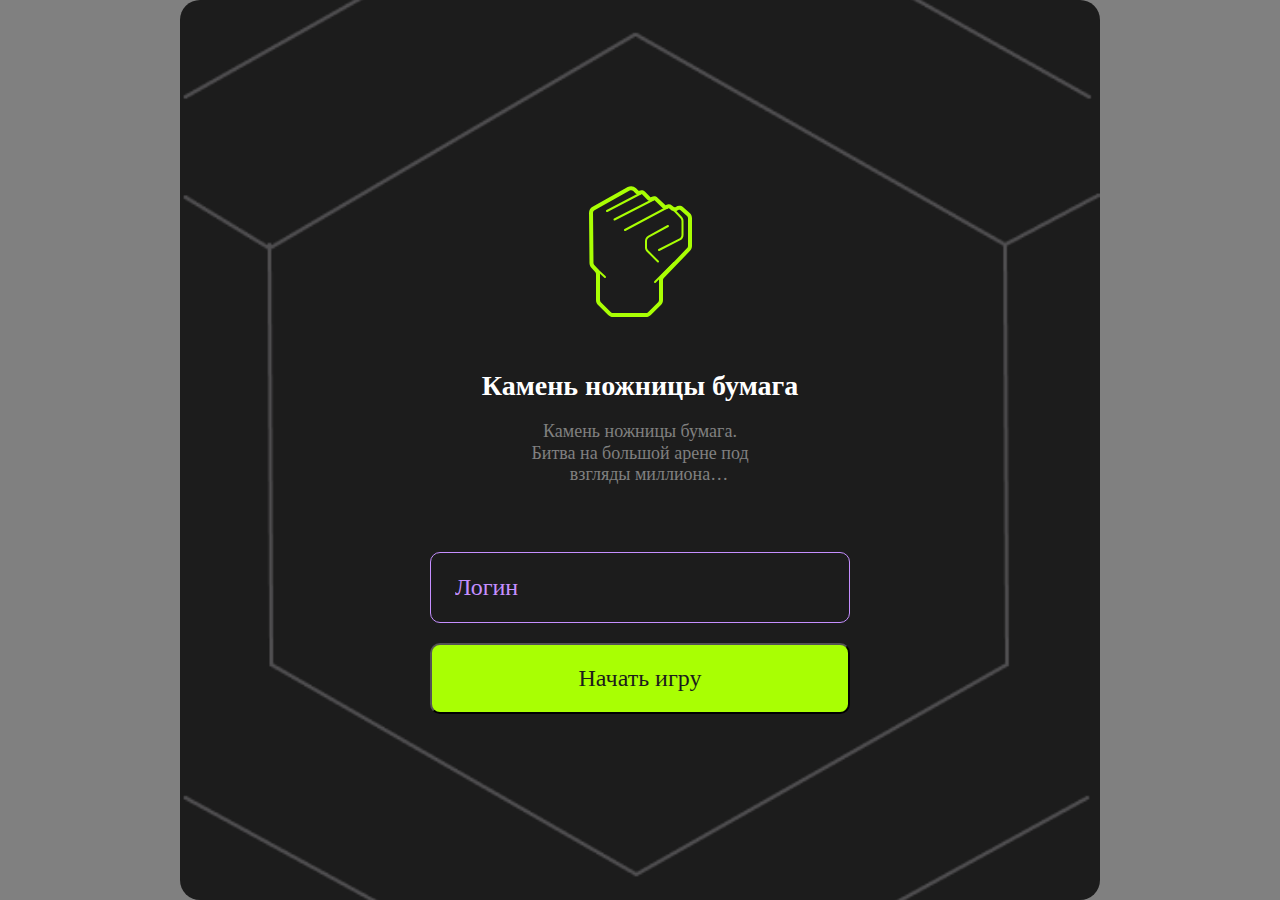
<file: index.html>
<!DOCTYPE html>
<html lang="en">
<head>
  <meta charset="UTF-8">
  <meta name="viewport" content="width=device-width, initial-scale=1.0">
  <link rel="stylesheet" href="style.css">
  <title>Камень, ножницы, бумага</title>
</head>
<body class="page">
  <div class="app"></div>
  <script>
    window.application = { 
      blocks: {},
      screens: {},
      renderScreen: (screenName) => {
        if(!window.application.screens?.[screenName]) {
          throw Error(`Экрана с именем ${screenName} не существует`);
          return;
        }

        for (const timer of window.application.timers) {
          clearInterval(timer);
        }

        window.application.timers = [];
        
        const root = document.querySelector('.app');
        root.innerHTML = '';
        return window.application.screens[screenName]();
      },
      renderBlock: (blockName, container) => {
        if(!window.application.blocks?.[blockName]) {
          throw Error(`Блока с именем ${blockName} не существует`);
          return;
        }
        
        return window.application.blocks[blockName](container);
      },
      timers: [],
      randomPictureApiKey: '/Qa7TJKDylO6uyC5okeTzA==BABAocyE8llEpnyQ',
    } 
  </script>
  <script src="./script.js"></script>
  <script src="./components/page-lose/page-lose.js"></script>
  <script src="./components/page-win/page-win.js"></script>
  <script src="./components/page-game/page-game.js"></script>
  <script src="./components/waiting/waiting.js"></script>
  <script src="./components/lobby/lobby.js"></script>
  <script src="./components/start-game/start-game.js"></script>
  
</body>
</html>
</file>
<file: style.css>
@import url("./components/lobby/lobby.css");
@import url("./components/waiting/waiting.css");
@import url("./components/page-game/page-game.css");
@import url("./components/page-win/page-win.css");
@import url("./components/page-lose/page-lose.css");
@import url("./design-system.css");

.page {
  margin: 0;
  padding: 0;

  font-family: "Inter", "Times New Roman", serif;

  background-color: var(--background-page);
}

.content {
  min-height: 100vh;
  max-width: 920px;
  box-sizing: border-box;

  margin: 0 auto;

  padding: var(--gap-l) var(--gap-m);

  border-radius: var(--border-radius-l);

  background-color: var(--background-main);

  background-repeat: no-repeat;
  background-size: cover;
  background-position: center;
}

.content__login {
  display: flex;
  flex-direction: column;
  justify-content: center;
  align-items: center;

  background-image: url('./src/images/bg.png');
}

.title {
  font-size: var(--title-text-size);
  line-height: var(--text-line-m);

  color: var(--color-title);
}

.title__rps {
  margin: var(--gap-l) 0 0 0;
}

.rps-text {
  width: 25ch;

  text-align: center;

  font-size: var(--text-text-size);
  line-height: var(--text-text-line);

  color: var(--color-text);

  display: -webkit-box;
  -webkit-line-clamp: 3;
  -webkit-box-orient: vertical;
  overflow: hidden;
}

.form-login {
  max-width: 100%;

  display: flex;
  flex-direction: column;
  gap: var(--gap-s);
}

.form-login__theme__primary {
  margin-top: var(--gap-l);
}

.button {
  box-sizing: border-box;
  
  padding: var(--gap-s) var(--gap-m);

  /* border: none; */

  border-radius: 10px;

  cursor: pointer;
}

.button:focus {
  outline: none;
}

.button_theme-secondary {
  width: 420px;
  max-width: 100%;
  box-sizing: border-box;

  background-color: transparent;

  display: -webkit-box;
  -webkit-line-clamp: 1;
  -webkit-box-orient: vertical;
  overflow: hidden;
  
  border: 1px solid var(--color-button-cancel-border);

  color: var(--color-button-cancel-text);
}

.button_theme-primary {
  width: 420px;
  max-width: 100%;
  box-sizing: border-box;

  position: relative;

  display: -webkit-box;
  -webkit-line-clamp: 1;
  -webkit-box-orient: vertical;
  overflow: hidden;

  /* border: 1px solid var(--color-button-cancel-border); */

  background-color: var(--background-button-start);


  color: var(--color-button-start-text);

  font-size: var(--button-start-text-size);

  transition: background-color .6s ease;
  overflow: hidden;
  
}

.button_theme-primary::after {
    content: "";
    position: absolute;
    width: 0;
    height: 0;
    top: 50%;
    left: 50%;
    transform-style: flat;
    transform: translate3d(-50%,-50%,0);
    background: #ffffff4d;
    border-radius: 100%;
    transition: width .3s ease, height .3s ease;
}

.button_theme-primary:hover {
  transform: scale(1.05);
  box-shadow: 0 0 0 5px #c58fff3b;
}

.button_theme-primary:active::after{
  width: 100%;
  height: 100%;
}

.form-login__value {
  font-size: var(--button-start-text-size);
  line-height: var(--button-start-text-line);

  color: var(--color-button-cancel-text);
}

.form-login__value::placeholder {
  font-size: var(--button-start-text-size);
  line-height: var(--button-start-text-line);

  color: var(--color-button-cancel-text);
}
</file>
